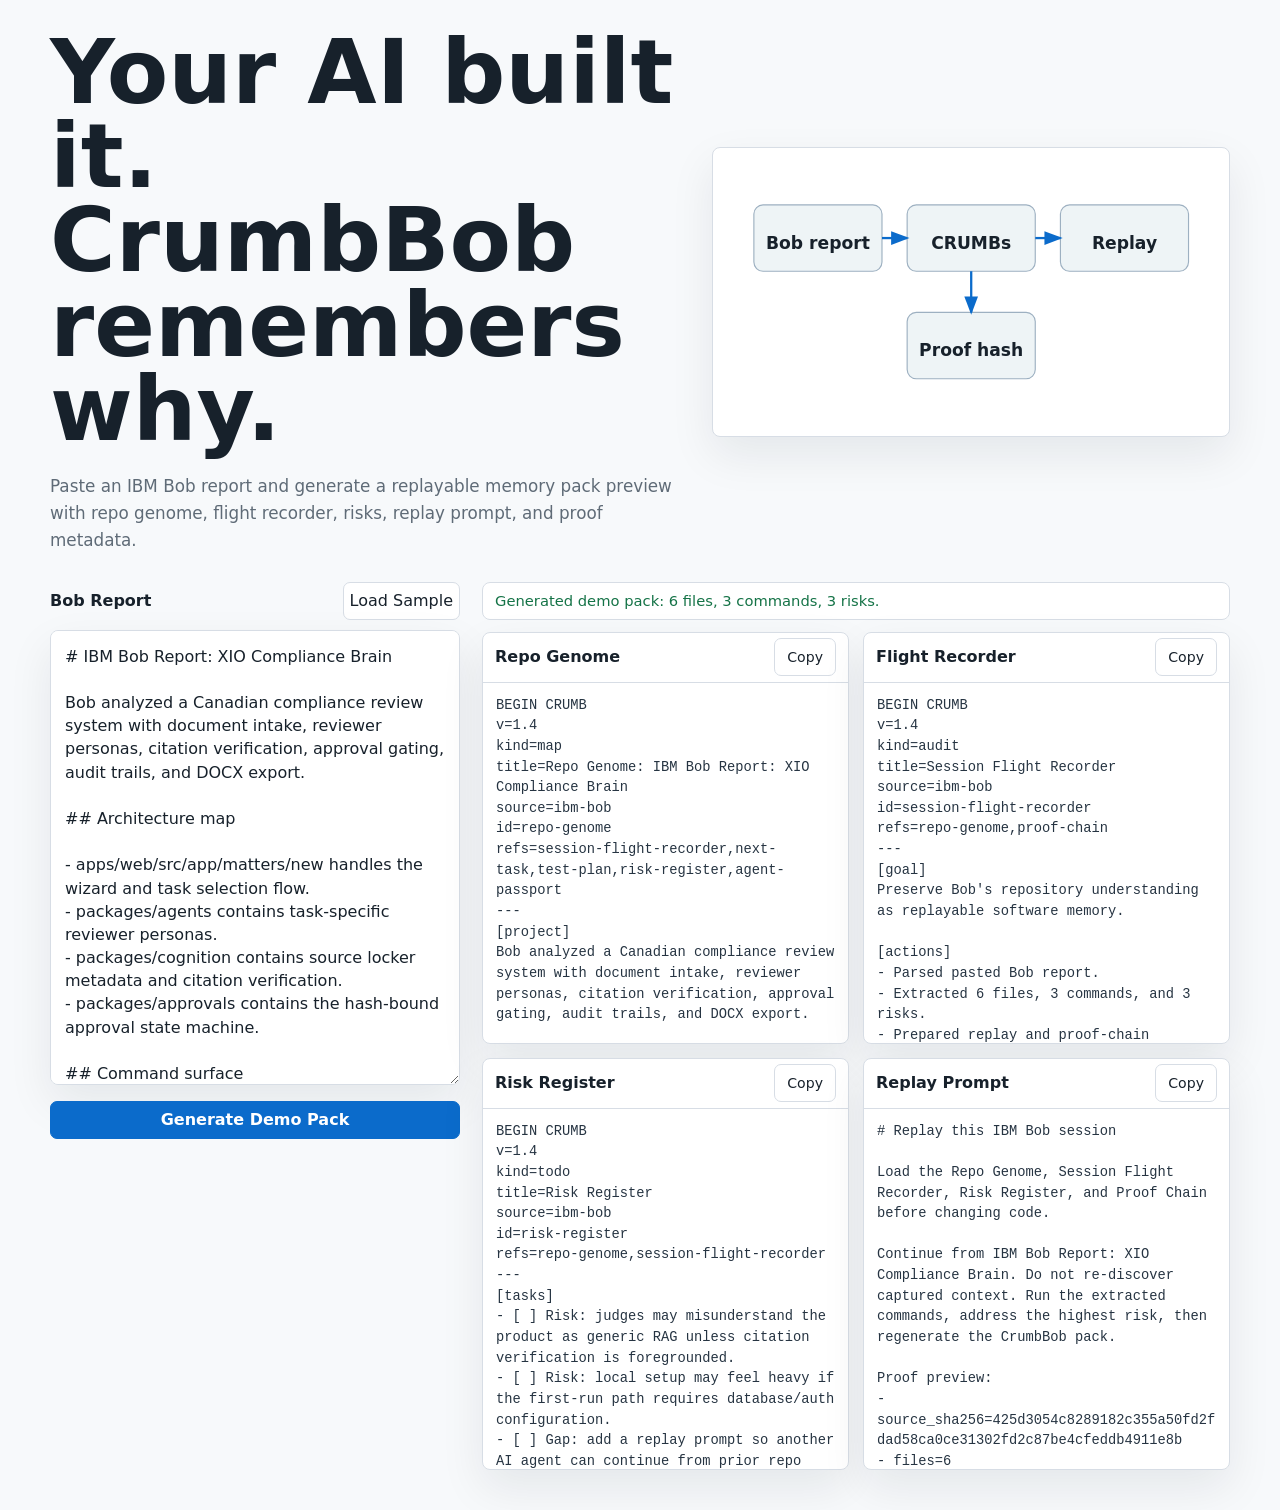
<file: web/index.html>
<!doctype html>
<html lang="en">
  <head>
    <meta charset="utf-8" />
    <meta name="viewport" content="width=device-width, initial-scale=1" />
    <title>CrumbBob Demo</title>
    <link rel="icon" href="data:," />
    <link rel="stylesheet" href="./styles.css" />
  </head>
  <body>
    <main class="shell">
      <section class="hero">
        <div class="hero-copy">
          <h1>Your AI built it. CrumbBob remembers why.</h1>
          <p>Paste an IBM Bob report and generate a replayable memory pack preview with repo genome, flight recorder, risks, replay prompt, and proof metadata.</p>
        </div>
        <div class="proof-rail" aria-label="Proof chain preview">
          <svg viewBox="0 0 420 220" role="img" aria-label="Bob report to CRUMB proof chain">
            <defs>
              <marker id="arrow" markerWidth="10" markerHeight="10" refX="7" refY="3" orient="auto">
                <path d="M0,0 L0,6 L8,3 z" fill="currentColor"></path>
              </marker>
            </defs>
            <g class="node">
              <rect x="20" y="34" width="112" height="58" rx="8"></rect>
              <text x="76" y="68">Bob report</text>
            </g>
            <g class="node">
              <rect x="154" y="34" width="112" height="58" rx="8"></rect>
              <text x="210" y="68">CRUMBs</text>
            </g>
            <g class="node">
              <rect x="288" y="34" width="112" height="58" rx="8"></rect>
              <text x="344" y="68">Replay</text>
            </g>
            <g class="node">
              <rect x="154" y="128" width="112" height="58" rx="8"></rect>
              <text x="210" y="162">Proof hash</text>
            </g>
            <path class="edge" d="M132 63 H154" marker-end="url(#arrow)"></path>
            <path class="edge" d="M266 63 H288" marker-end="url(#arrow)"></path>
            <path class="edge" d="M210 92 V128" marker-end="url(#arrow)"></path>
          </svg>
        </div>
      </section>

      <section class="workspace" aria-label="CrumbBob generator">
        <div class="input-pane">
          <div class="pane-header">
            <h2>Bob Report</h2>
            <button id="load-sample" type="button">Load Sample</button>
          </div>
          <textarea id="bob-report" spellcheck="false"></textarea>
          <button id="generate" class="primary" type="button">Generate Demo Pack</button>
        </div>

        <div class="output-pane">
          <div class="status-bar" id="status">Ready</div>
          <div class="panel-grid">
            <article class="panel">
              <div class="panel-header">
                <h2>Repo Genome</h2>
                <button class="copy" data-copy="repo-genome" type="button">Copy</button>
              </div>
              <pre id="repo-genome"></pre>
            </article>
            <article class="panel">
              <div class="panel-header">
                <h2>Flight Recorder</h2>
                <button class="copy" data-copy="flight-recorder" type="button">Copy</button>
              </div>
              <pre id="flight-recorder"></pre>
            </article>
            <article class="panel">
              <div class="panel-header">
                <h2>Risk Register</h2>
                <button class="copy" data-copy="risk-register" type="button">Copy</button>
              </div>
              <pre id="risk-register"></pre>
            </article>
            <article class="panel">
              <div class="panel-header">
                <h2>Replay Prompt</h2>
                <button class="copy" data-copy="replay-prompt" type="button">Copy</button>
              </div>
              <pre id="replay-prompt"></pre>
            </article>
          </div>
        </div>
      </section>
    </main>

    <script src="./demo.js"></script>
  </body>
</html>
</file>
<file: web/styles.css>
:root {
  color-scheme: light;
  --bg: #f7f9fb;
  --ink: #17212b;
  --muted: #5f6b77;
  --line: #d7dde5;
  --panel: #ffffff;
  --panel-strong: #eef4f6;
  --accent: #0b6bcb;
  --accent-strong: #084f96;
  --good: #157347;
  --shadow: 0 18px 45px rgba(19, 31, 44, 0.08);
}

* {
  box-sizing: border-box;
}

body {
  margin: 0;
  min-height: 100vh;
  background: var(--bg);
  color: var(--ink);
  font-family: Inter, ui-sans-serif, system-ui, -apple-system, BlinkMacSystemFont, "Segoe UI", sans-serif;
}

button,
textarea {
  font: inherit;
}

button {
  min-height: 38px;
  border: 1px solid var(--line);
  border-radius: 7px;
  background: #fff;
  color: var(--ink);
  cursor: pointer;
}

button:hover {
  border-color: #a8b5c4;
}

.shell {
  width: min(1180px, calc(100vw - 32px));
  margin: 0 auto;
  padding: 30px 0 40px;
}

.hero {
  display: grid;
  grid-template-columns: minmax(0, 1.1fr) minmax(320px, 0.9fr);
  gap: 28px;
  align-items: center;
  min-height: 270px;
}

.hero-copy h1 {
  max-width: 780px;
  margin: 0;
  font-size: clamp(2.5rem, 7vw, 5.9rem);
  line-height: 0.94;
  letter-spacing: 0;
}

.hero-copy p {
  max-width: 660px;
  margin: 22px 0 0;
  color: var(--muted);
  font-size: 1.05rem;
  line-height: 1.6;
}

.proof-rail {
  border: 1px solid var(--line);
  border-radius: 8px;
  background: var(--panel);
  box-shadow: var(--shadow);
  padding: 18px;
}

.proof-rail svg {
  display: block;
  width: 100%;
  height: auto;
  color: var(--accent);
}

.node rect {
  fill: var(--panel-strong);
  stroke: #9db0c1;
}

.node text {
  fill: var(--ink);
  font-size: 15px;
  font-weight: 700;
  text-anchor: middle;
  dominant-baseline: middle;
}

.edge {
  fill: none;
  stroke: currentColor;
  stroke-width: 2;
}

.workspace {
  display: grid;
  grid-template-columns: minmax(300px, 410px) minmax(0, 1fr);
  gap: 22px;
  margin-top: 28px;
}

.input-pane,
.output-pane {
  min-width: 0;
}

.pane-header,
.panel-header {
  display: flex;
  align-items: center;
  justify-content: space-between;
  gap: 12px;
}

h2 {
  margin: 0;
  font-size: 1rem;
  line-height: 1.25;
}

.pane-header {
  margin-bottom: 10px;
}

#bob-report {
  width: 100%;
  min-height: 455px;
  resize: vertical;
  border: 1px solid var(--line);
  border-radius: 8px;
  background: #fff;
  color: var(--ink);
  line-height: 1.45;
  padding: 14px;
  box-shadow: var(--shadow);
}

.primary {
  width: 100%;
  margin-top: 12px;
  border-color: var(--accent);
  background: var(--accent);
  color: #fff;
  font-weight: 750;
}

.primary:hover {
  border-color: var(--accent-strong);
  background: var(--accent-strong);
}

.status-bar {
  min-height: 38px;
  display: flex;
  align-items: center;
  margin-bottom: 12px;
  padding: 0 12px;
  border: 1px solid var(--line);
  border-radius: 8px;
  background: #fff;
  color: var(--muted);
  font-size: 0.92rem;
}

.status-bar.ready {
  color: var(--good);
}

.panel-grid {
  display: grid;
  grid-template-columns: repeat(2, minmax(0, 1fr));
  gap: 14px;
}

.panel {
  min-width: 0;
  border: 1px solid var(--line);
  border-radius: 8px;
  background: var(--panel);
  box-shadow: var(--shadow);
}

.panel-header {
  min-height: 50px;
  padding: 0 12px;
  border-bottom: 1px solid var(--line);
}

.copy {
  padding: 0 12px;
  font-size: 0.88rem;
}

pre {
  min-height: 235px;
  max-height: 360px;
  overflow: auto;
  margin: 0;
  padding: 13px;
  white-space: pre-wrap;
  word-break: break-word;
  color: #263442;
  font: 0.86rem/1.5 ui-monospace, SFMono-Regular, Menlo, Consolas, monospace;
}

@media (max-width: 900px) {
  .hero,
  .workspace,
  .panel-grid {
    grid-template-columns: 1fr;
  }

  .hero {
    min-height: auto;
  }

  #bob-report {
    min-height: 320px;
  }
}

@media (max-width: 520px) {
  .shell {
    width: min(100vw - 20px, 1180px);
    padding-top: 18px;
  }

  .hero-copy h1 {
    font-size: 2.35rem;
    line-height: 1;
  }

  .proof-rail {
    padding: 10px;
  }
}
</file>
